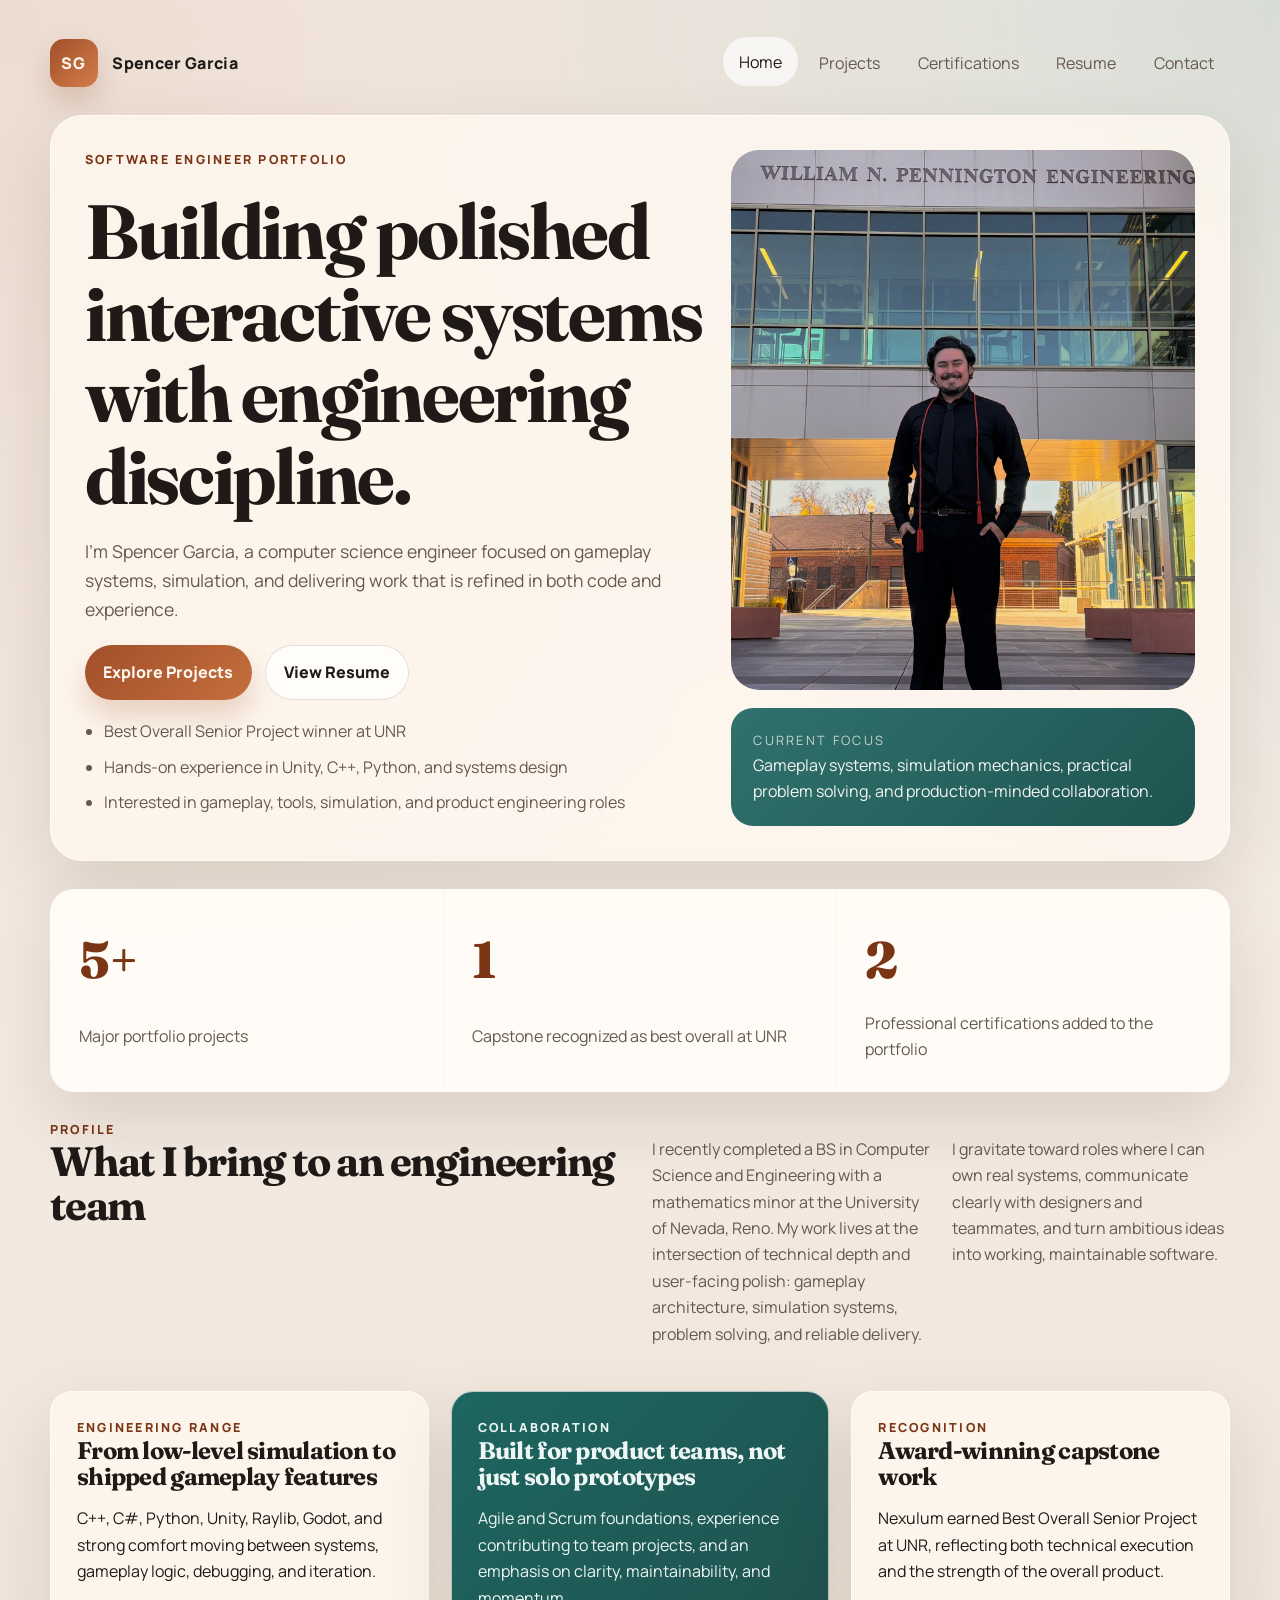
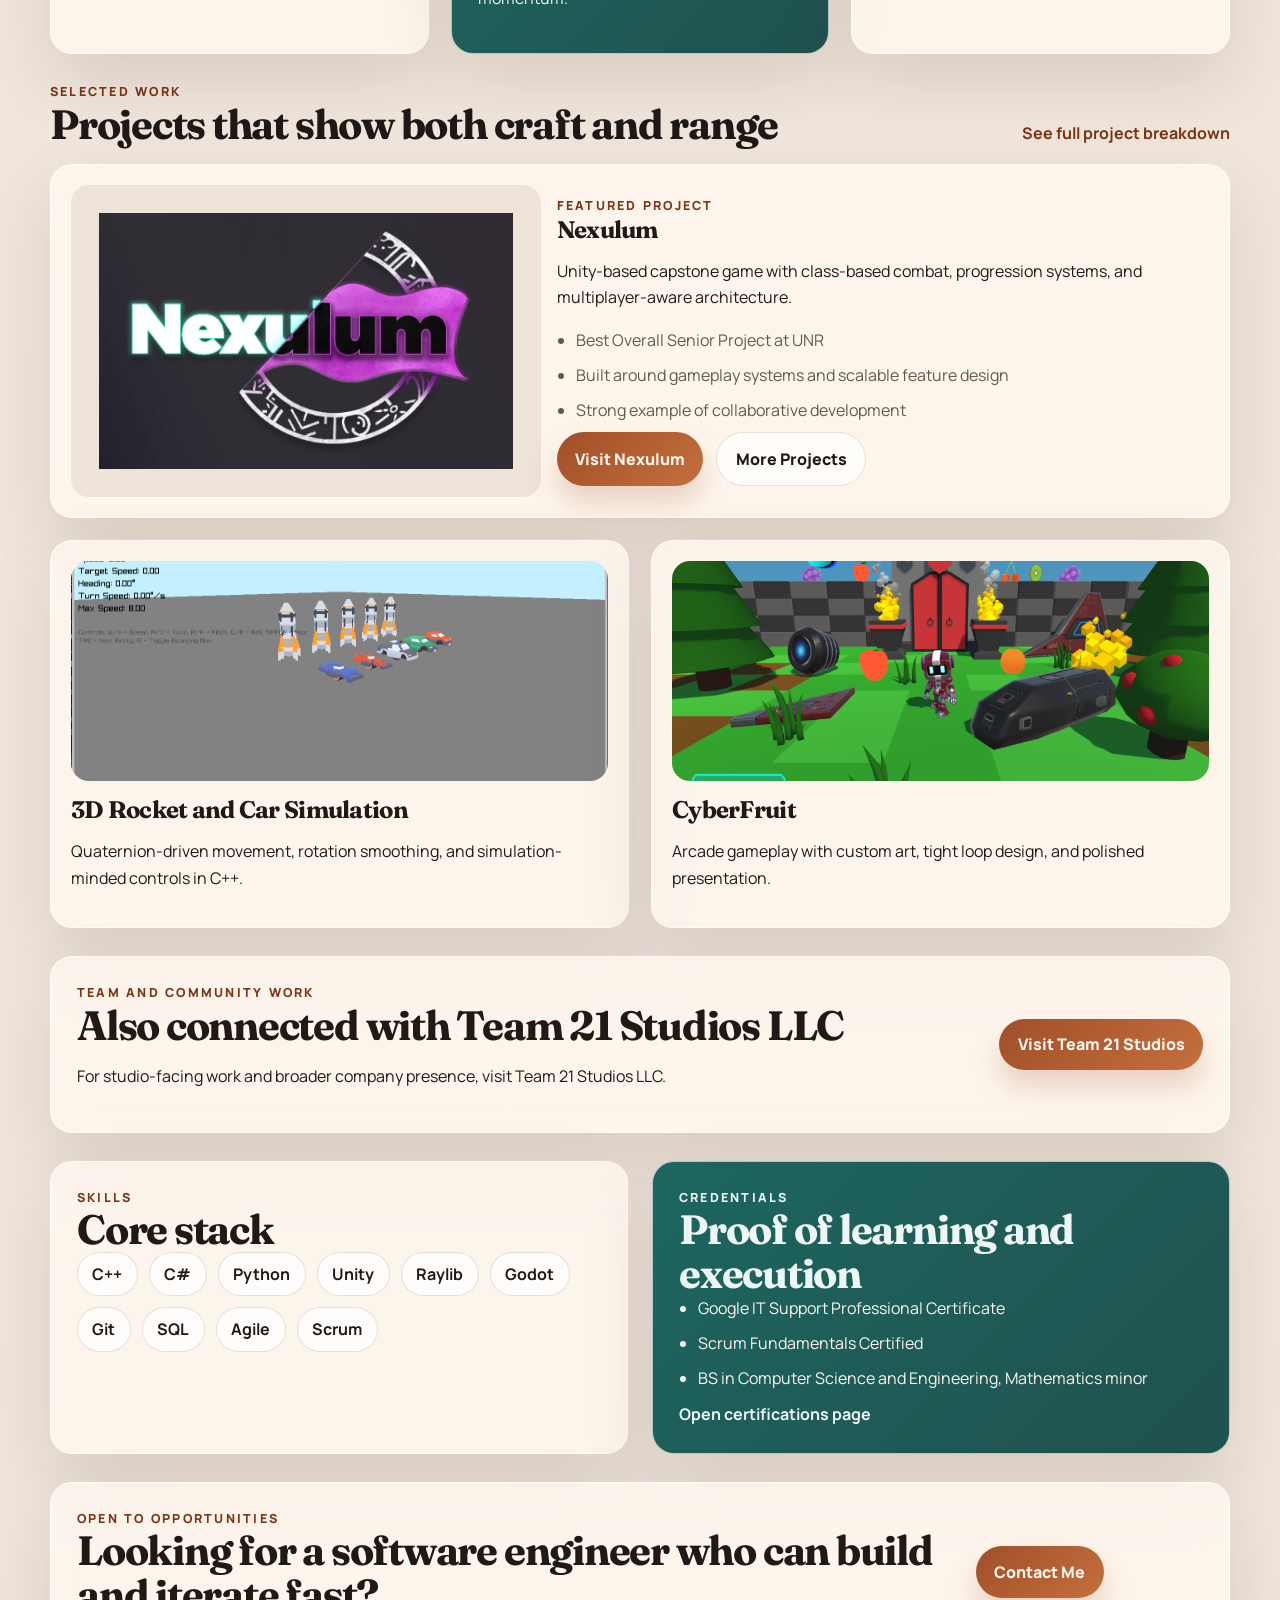
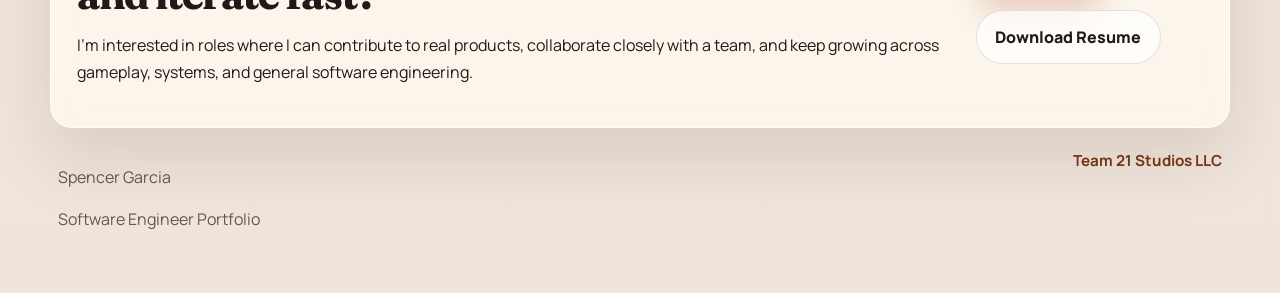
<file: index.html>
<!DOCTYPE html>
<html lang="en">
<head>
  <meta charset="UTF-8">
  <meta name="viewport" content="width=device-width, initial-scale=1">
  <title>Spencer Garcia | Software Engineer Portfolio</title>
  <meta name="description" content="Spencer Garcia is a software engineer focused on gameplay systems, simulation, and production-ready technical execution.">
  <link rel="stylesheet" href="style.css">
  <meta property="og:type" content="website">
  <meta property="og:title" content="Spencer Garcia | Software Engineer Portfolio">
  <meta property="og:description" content="Gameplay systems, simulation, and polished technical execution.">
  <meta property="og:image" content="images/self.jpeg">
  <meta property="og:url" content="https://spencer-garcia5683.github.io/">
  <meta name="twitter:card" content="summary_large_image">
  <meta name="twitter:title" content="Spencer Garcia | Software Engineer Portfolio">
  <meta name="twitter:description" content="Gameplay systems, simulation, and polished technical execution.">
  <meta name="twitter:image" content="images/self.jpeg">
  <link rel="icon" href="images/self.jpeg">
</head>
<body>
  <div class="site-shell">
    <header class="topbar">
      <a class="brand" href="index.html">
        <span class="brand-mark">SG</span>
        <span class="brand-text">Spencer Garcia</span>
      </a>
      <nav class="site-nav" aria-label="Primary navigation">
        <a href="index.html" aria-current="page">Home</a>
        <a href="projects.html">Projects</a>
        <a href="certifications.html">Certifications</a>
        <a href="resume.html">Resume</a>
        <a href="contact.html">Contact</a>
      </nav>
    </header>

    <main>
      <section class="hero hero-home">
        <div class="hero-copy">
          <p class="eyebrow">Software engineer portfolio</p>
          <h1>Building polished interactive systems with engineering discipline.</h1>
          <p class="lead">I’m Spencer Garcia, a computer science engineer focused on gameplay systems, simulation, and delivering work that is refined in both code and experience.</p>
          <div class="hero-ctas">
            <a class="btn btn-primary" href="projects.html">Explore Projects</a>
            <a class="btn btn-secondary" href="resume.html">View Resume</a>
          </div>
          <ul class="hero-points">
            <li>Best Overall Senior Project winner at UNR</li>
            <li>Hands-on experience in Unity, C++, Python, and systems design</li>
            <li>Interested in gameplay, tools, simulation, and product engineering roles</li>
          </ul>
        </div>
        <div class="hero-visual">
          <img class="hero-photo" src="images/self.jpeg" alt="Spencer Garcia standing outside the William N. Pennington Engineering building">
          <div class="hero-card">
            <p class="hero-card-label">Current focus</p>
            <p>Gameplay systems, simulation mechanics, practical problem solving, and production-minded collaboration.</p>
          </div>
        </div>
      </section>

      <section class="stats-band">
        <article>
          <span class="stat-value">5+</span>
          <span class="stat-label">Major portfolio projects</span>
        </article>
        <article>
          <span class="stat-value">1</span>
          <span class="stat-label">Capstone recognized as best overall at UNR</span>
        </article>
        <article>
          <span class="stat-value">2</span>
          <span class="stat-label">Professional certifications added to the portfolio</span>
        </article>
      </section>

      <section class="content-grid section-space">
        <div class="section-heading-block">
          <p class="eyebrow">Profile</p>
          <h2>What I bring to an engineering team</h2>
        </div>
        <div class="two-column-copy">
          <p>I recently completed a BS in Computer Science and Engineering with a mathematics minor at the University of Nevada, Reno. My work lives at the intersection of technical depth and user-facing polish: gameplay architecture, simulation systems, problem solving, and reliable delivery.</p>
          <p>I gravitate toward roles where I can own real systems, communicate clearly with designers and teammates, and turn ambitious ideas into working, maintainable software.</p>
        </div>
      </section>

      <section class="feature-grid section-space">
        <article class="feature-card">
          <p class="eyebrow">Engineering range</p>
          <h3>From low-level simulation to shipped gameplay features</h3>
          <p>C++, C#, Python, Unity, Raylib, Godot, and strong comfort moving between systems, gameplay logic, debugging, and iteration.</p>
        </article>
        <article class="feature-card accent-card">
          <p class="eyebrow">Collaboration</p>
          <h3>Built for product teams, not just solo prototypes</h3>
          <p>Agile and Scrum foundations, experience contributing to team projects, and an emphasis on clarity, maintainability, and momentum.</p>
        </article>
        <article class="feature-card">
          <p class="eyebrow">Recognition</p>
          <h3>Award-winning capstone work</h3>
          <p>Nexulum earned Best Overall Senior Project at UNR, reflecting both technical execution and the strength of the overall product.</p>
        </article>
      </section>

      <section class="section-space">
        <div class="section-heading-row">
          <div>
            <p class="eyebrow">Selected work</p>
            <h2>Projects that show both craft and range</h2>
          </div>
          <a class="text-link" href="projects.html">See full project breakdown</a>
        </div>
        <div class="project-showcase">
          <article class="showcase-card showcase-card-wide">
            <img src="images/NexulumLogo.png" alt="Nexulum logo" loading="lazy">
            <div>
              <p class="eyebrow">Featured project</p>
              <h3>Nexulum</h3>
              <p>Unity-based capstone game with class-based combat, progression systems, and multiplayer-aware architecture.</p>
              <ul class="detail-list">
                <li>Best Overall Senior Project at UNR</li>
                <li>Built around gameplay systems and scalable feature design</li>
                <li>Strong example of collaborative development</li>
              </ul>
              <div class="button-row">
                <a class="btn btn-primary" href="https://www.nexulum.com" target="_blank" rel="noopener">Visit Nexulum</a>
                <a class="btn btn-secondary" href="projects.html">More Projects</a>
              </div>
            </div>
          </article>
          <article class="showcase-card">
            <img src="images/raylib.PNG" alt="Rocket simulation screenshot" loading="lazy">
            <div>
              <h3>3D Rocket and Car Simulation</h3>
              <p>Quaternion-driven movement, rotation smoothing, and simulation-minded controls in C++.</p>
            </div>
          </article>
          <article class="showcase-card">
            <img src="images/cyberfruitImage.PNG" alt="CyberFruit game screenshot" loading="lazy">
            <div>
              <h3>CyberFruit</h3>
              <p>Arcade gameplay with custom art, tight loop design, and polished presentation.</p>
            </div>
          </article>
        </div>
      </section>

      <section class="section-space career-strip">
        <div>
          <p class="eyebrow">Team and community work</p>
          <h2>Also connected with Team 21 Studios LLC</h2>
          <p>For studio-facing work and broader company presence, visit Team 21 Studios LLC.</p>
        </div>
        <a class="btn btn-primary" href="https://team21studiosllc.com/" target="_blank" rel="noopener">Visit Team 21 Studios</a>
      </section>

      <section class="section-space split-panel">
        <div class="panel">
          <p class="eyebrow">Skills</p>
          <h2>Core stack</h2>
          <div class="chip-row">
            <span class="chip">C++</span>
            <span class="chip">C#</span>
            <span class="chip">Python</span>
            <span class="chip">Unity</span>
            <span class="chip">Raylib</span>
            <span class="chip">Godot</span>
            <span class="chip">Git</span>
            <span class="chip">SQL</span>
            <span class="chip">Agile</span>
            <span class="chip">Scrum</span>
          </div>
        </div>
        <div class="panel panel-contrast">
          <p class="eyebrow">Credentials</p>
          <h2>Proof of learning and execution</h2>
          <ul class="detail-list">
            <li>Google IT Support Professional Certificate</li>
            <li>Scrum Fundamentals Certified</li>
            <li>BS in Computer Science and Engineering, Mathematics minor</li>
          </ul>
          <a class="text-link" href="certifications.html">Open certifications page</a>
        </div>
      </section>

      <section class="section-space closing-cta">
        <div>
          <p class="eyebrow">Open to opportunities</p>
          <h2>Looking for a software engineer who can build and iterate fast?</h2>
          <p>I’m interested in roles where I can contribute to real products, collaborate closely with a team, and keep growing across gameplay, systems, and general software engineering.</p>
        </div>
        <div class="button-row">
          <a class="btn btn-primary" href="contact.html">Contact Me</a>
          <a class="btn btn-secondary" href="resume.pdf" target="_blank" rel="noopener">Download Resume</a>
        </div>
      </section>
    </main>

    <footer class="site-footer">
      <div>
        <p>Spencer Garcia</p>
        <p>Software Engineer Portfolio</p>
      </div>
      <div>
        <a class="text-link" href="https://team21studiosllc.com/" target="_blank" rel="noopener">Team 21 Studios LLC</a>
      </div>
    </footer>
  </div>
</body>
</html>
</file>
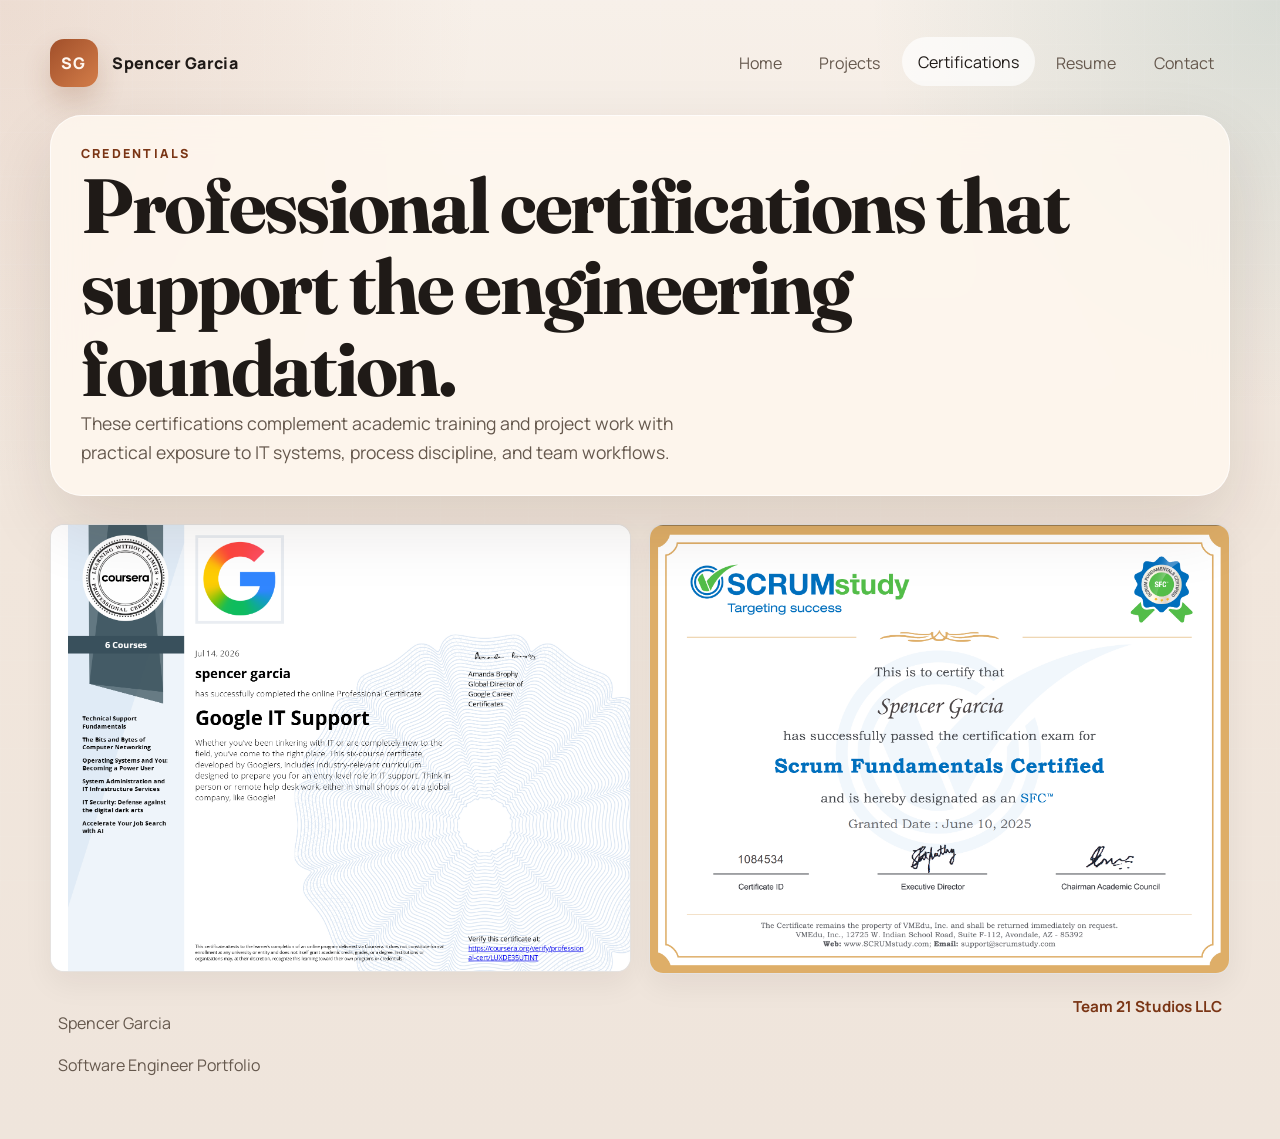
<file: certifications.html>
<!doctype html>
<html lang="en">
<head>
  <meta charset="utf-8">
  <meta name="viewport" content="width=device-width,initial-scale=1">
  <title>Certifications | Spencer Garcia</title>
  <link rel="stylesheet" href="style.css">
  <meta name="description" content="Professional certifications and technical foundations for Spencer Garcia.">
</head>
<body>
  <div class="site-shell">
    <header class="topbar">
      <a class="brand" href="index.html">
        <span class="brand-mark">SG</span>
        <span class="brand-text">Spencer Garcia</span>
      </a>
      <nav class="site-nav" aria-label="Primary navigation">
        <a href="index.html">Home</a>
        <a href="projects.html">Projects</a>
        <a href="certifications.html" aria-current="page">Certifications</a>
        <a href="resume.html">Resume</a>
        <a href="contact.html">Contact</a>
      </nav>
    </header>

    <main class="page-flow">
      <section class="page-hero compact-hero">
        <p class="eyebrow">Credentials</p>
        <h1>Professional certifications that support the engineering foundation.</h1>
        <p class="lead narrow-copy">These certifications complement academic training and project work with practical exposure to IT systems, process discipline, and team workflows.</p>
      </section>

      <section class="certification-layout">
          <section class="cert-grid">
            <a class="cert-thumb" href="images/google_IT_support.pdf" target="_blank" rel="noopener">
              <img src="images/googleCert.png" alt="Google IT Support certificate">
            </a>
            <a class="cert-thumb" href="images/ScrumFundamentalsCertified-SpencerGarcia-1084534 copy.pdf" target="_blank" rel="noopener">
              <img src="images/scrumCert.png" alt="Scrum Fundamentals certificate">
            </a>
          </section>
      </section>
    </main>

    <footer class="site-footer">
      <div>
        <p>Spencer Garcia</p>
        <p>Software Engineer Portfolio</p>
      </div>
      <div>
        <a class="text-link" href="https://team21studiosllc.com/" target="_blank" rel="noopener">Team 21 Studios LLC</a>
      </div>
    </footer>
  </div>
</body>
</html>
</file>
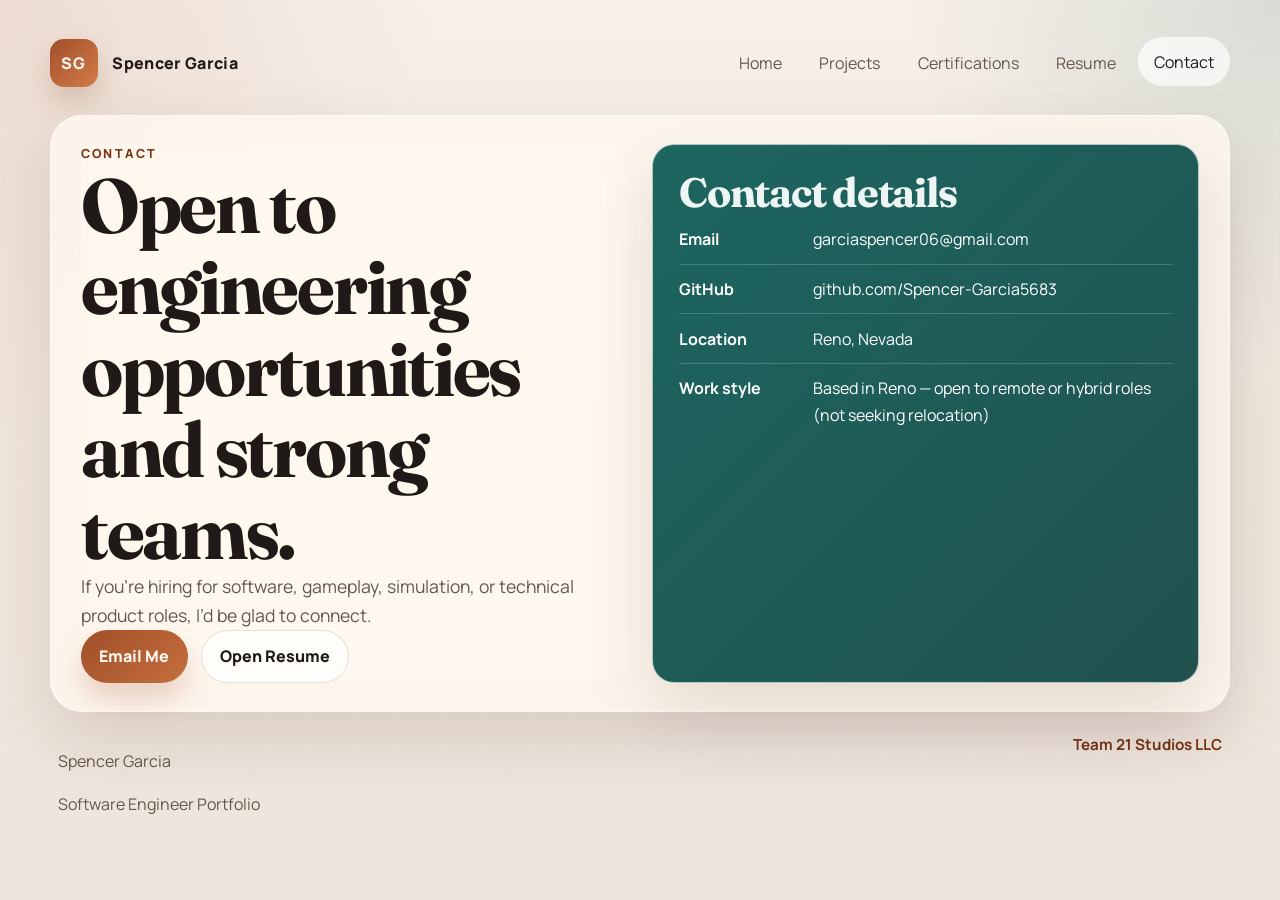
<file: contact.html>
<!doctype html>
<html lang="en">
<head>
  <meta charset="utf-8">
  <meta name="viewport" content="width=device-width,initial-scale=1">
  <title>Contact | Spencer Garcia</title>
  <link rel="stylesheet" href="style.css">
  <meta name="description" content="Contact Spencer Garcia for software engineering opportunities.">
</head>
<body>
  <div class="site-shell">
    <header class="topbar">
      <a class="brand" href="index.html">
        <span class="brand-mark">SG</span>
        <span class="brand-text">Spencer Garcia</span>
      </a>
      <nav class="site-nav" aria-label="Primary navigation">
        <a href="index.html">Home</a>
        <a href="projects.html">Projects</a>
        <a href="certifications.html">Certifications</a>
        <a href="resume.html">Resume</a>
        <a href="contact.html" aria-current="page">Contact</a>
      </nav>
    </header>

    <main class="page-flow">
      <section class="page-hero compact-hero split-panel contact-layout">
        <div class="panel panel-plain">
          <p class="eyebrow">Contact</p>
          <h1>Open to engineering opportunities and strong teams.</h1>
          <p class="lead">If you're hiring for software, gameplay, simulation, or technical product roles, I’d be glad to connect.</p>
          <div class="button-row">
            <a class="btn btn-primary" href="mailto:garciaspencer06@gmail.com">Email Me</a>
            <a class="btn btn-secondary" href="resume.pdf" target="_blank" rel="noopener">Open Resume</a>
          </div>
        </div>
        <div class="panel panel-contrast contact-panel">
          <h2>Contact details</h2>
          <ul class="contact-list">
            <li><strong>Email</strong><span><a href="mailto:garciaspencer06@gmail.com">garciaspencer06@gmail.com</a></span></li>
            <li><strong>GitHub</strong><span><a href="https://github.com/Spencer-Garcia5683" target="_blank" rel="noopener">github.com/Spencer-Garcia5683</a></span></li>
            <li><strong>Location</strong><span>Reno, Nevada</span></li>
            <li><strong>Work style</strong><span>Based in Reno — open to remote or hybrid roles (not seeking relocation)</span></li>
          </ul>
        </div>
      </section>
    </main>

    <footer class="site-footer">
      <div>
        <p>Spencer Garcia</p>
        <p>Software Engineer Portfolio</p>
      </div>
      <div>
        <a class="text-link" href="https://team21studiosllc.com/" target="_blank" rel="noopener">Team 21 Studios LLC</a>
      </div>
    </footer>
  </div>
</body>
</html>
</file>
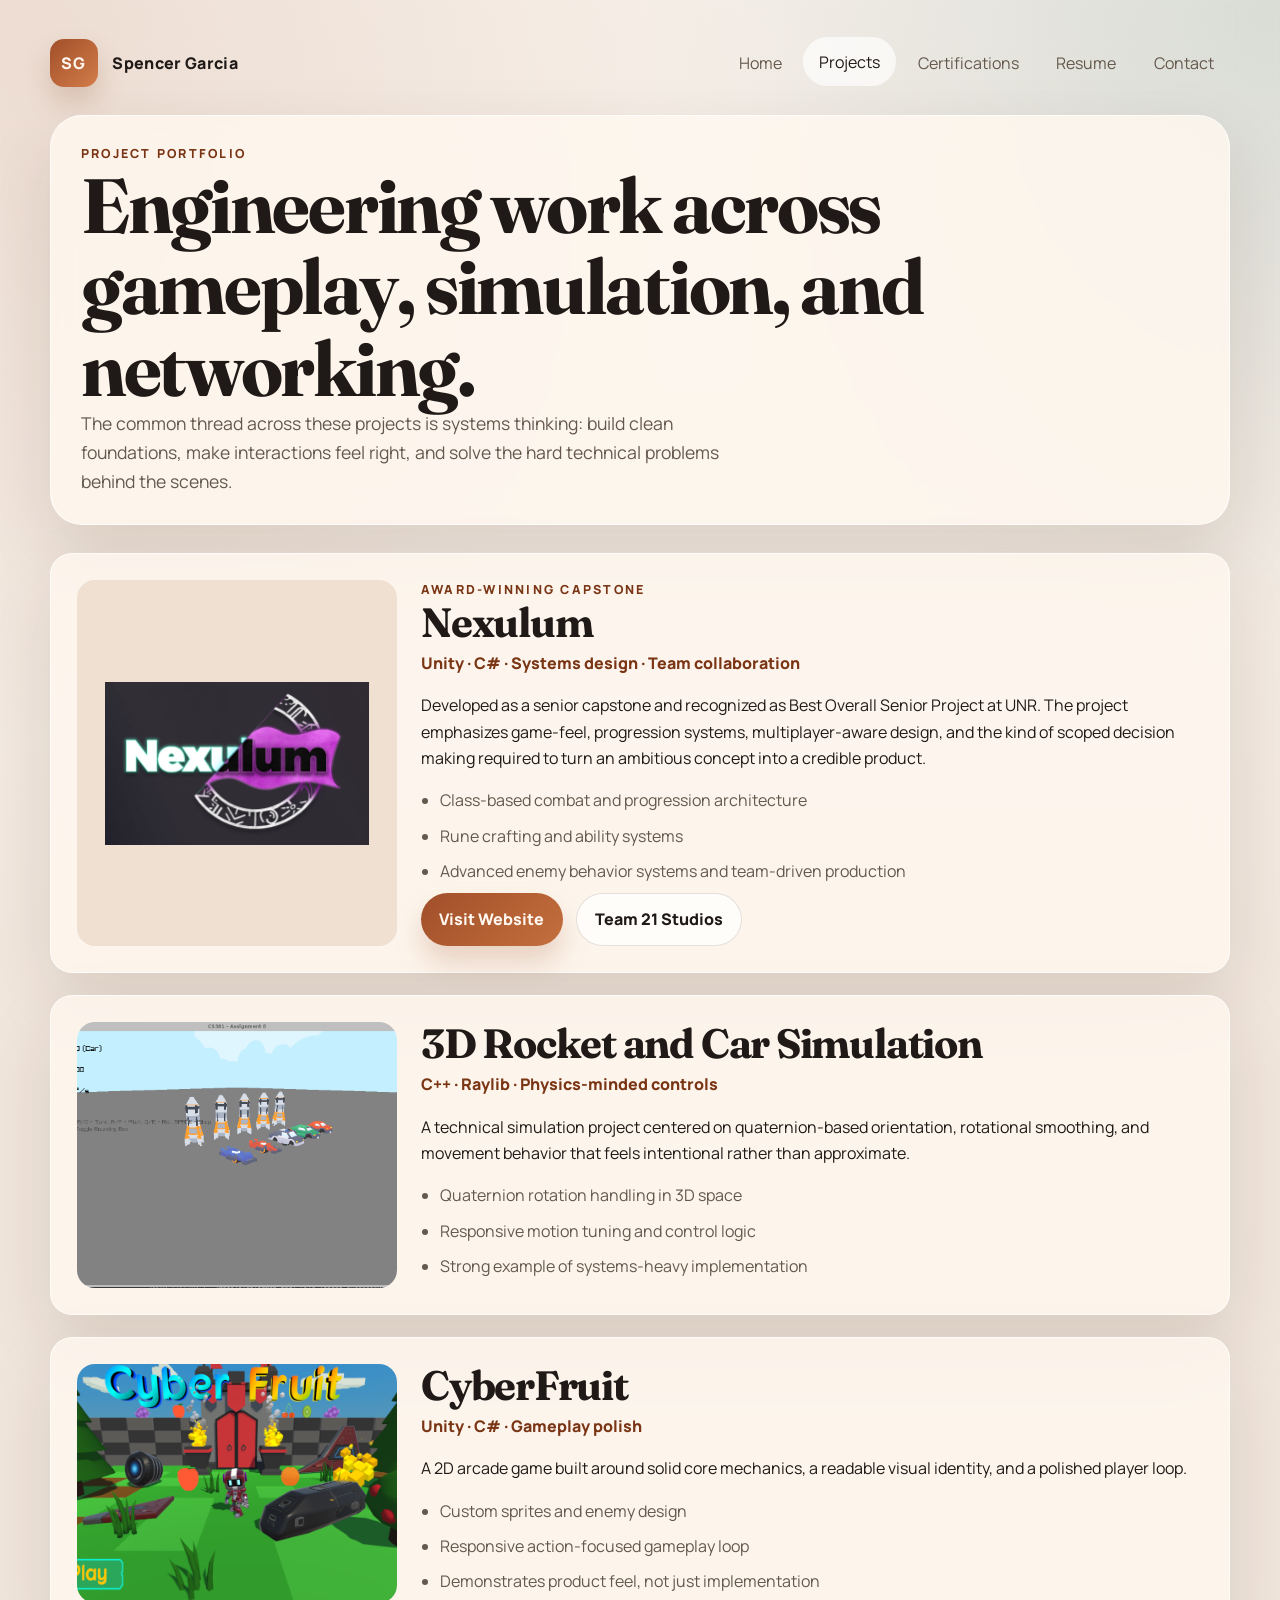
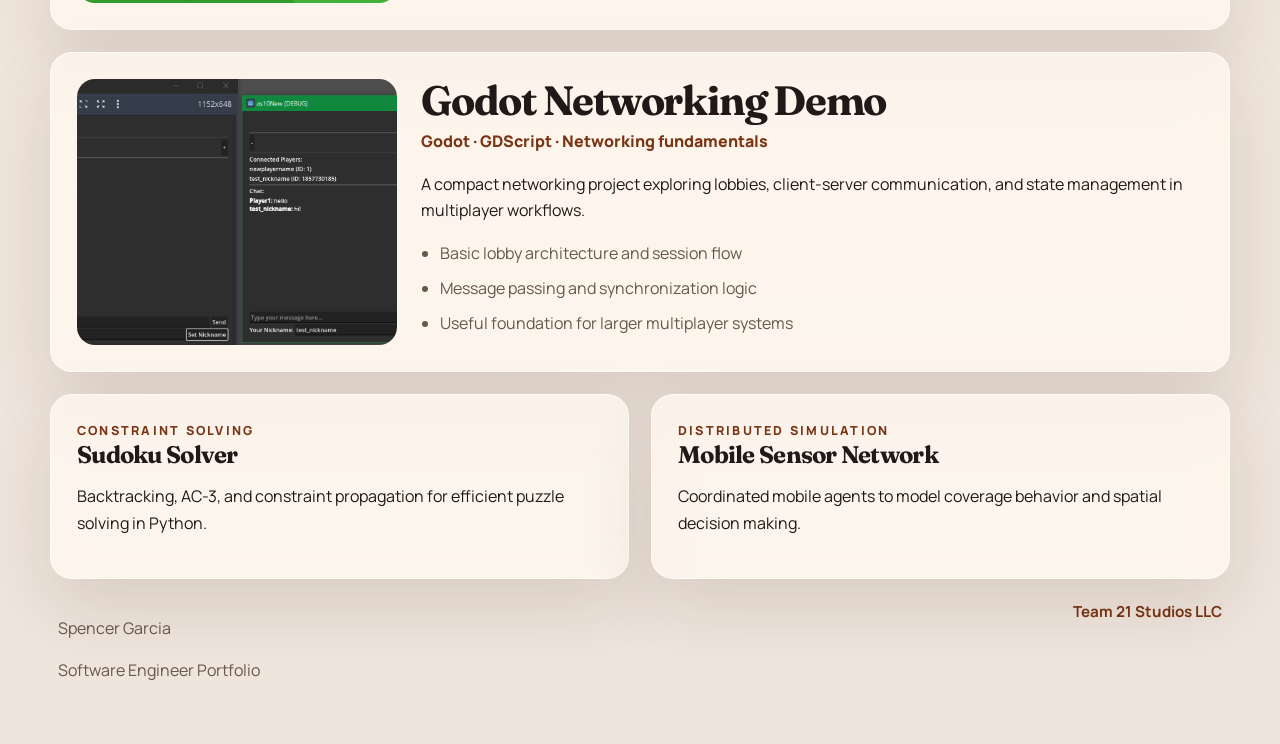
<file: projects.html>
<!doctype html>
<html lang="en">
<head>
  <meta charset="utf-8">
  <meta name="viewport" content="width=device-width,initial-scale=1">
  <title>Projects | Spencer Garcia</title>
  <link rel="stylesheet" href="style.css">
  <meta name="description" content="Selected software and game development projects by Spencer Garcia.">
</head>
<body>
  <div class="site-shell">
    <header class="topbar">
      <a class="brand" href="index.html">
        <span class="brand-mark">SG</span>
        <span class="brand-text">Spencer Garcia</span>
      </a>
      <nav class="site-nav" aria-label="Primary navigation">
        <a href="index.html">Home</a>
        <a href="projects.html" aria-current="page">Projects</a>
        <a href="certifications.html">Certifications</a>
        <a href="resume.html">Resume</a>
        <a href="contact.html">Contact</a>
      </nav>
    </header>

    <main class="page-flow">
      <section class="page-hero compact-hero">
        <p class="eyebrow">Project portfolio</p>
        <h1>Engineering work across gameplay, simulation, and networking.</h1>
        <p class="lead narrow-copy">The common thread across these projects is systems thinking: build clean foundations, make interactions feel right, and solve the hard technical problems behind the scenes.</p>
      </section>

      <section class="project-stack">
        <article class="project-panel project-panel-featured">
          <img src="images/NexulumLogo.png" alt="Nexulum logo" loading="lazy">
          <div>
            <p class="eyebrow">Award-winning capstone</p>
            <h2>Nexulum</h2>
            <p class="project-meta">Unity · C# · Systems design · Team collaboration</p>
            <p>Developed as a senior capstone and recognized as Best Overall Senior Project at UNR. The project emphasizes game-feel, progression systems, multiplayer-aware design, and the kind of scoped decision making required to turn an ambitious concept into a credible product.</p>
            <ul class="detail-list">
              <li>Class-based combat and progression architecture</li>
              <li>Rune crafting and ability systems</li>
              <li>Advanced enemy behavior systems and team-driven production</li>
            </ul>
            <div class="button-row">
              <a class="btn btn-primary" href="https://www.nexulum.com" target="_blank" rel="noopener">Visit Website</a>
              <a class="btn btn-secondary" href="https://team21studiosllc.com/" target="_blank" rel="noopener">Team 21 Studios</a>
            </div>
          </div>
        </article>

        <article class="project-panel">
          <img src="images/raylib.PNG" alt="Rocket simulation screenshot" loading="lazy">
          <div>
            <h2>3D Rocket and Car Simulation</h2>
            <p class="project-meta">C++ · Raylib · Physics-minded controls</p>
            <p>A technical simulation project centered on quaternion-based orientation, rotational smoothing, and movement behavior that feels intentional rather than approximate.</p>
            <ul class="detail-list">
              <li>Quaternion rotation handling in 3D space</li>
              <li>Responsive motion tuning and control logic</li>
              <li>Strong example of systems-heavy implementation</li>
            </ul>
          </div>
        </article>

        <article class="project-panel">
          <img src="images/cyberfruitImage.PNG" alt="CyberFruit screenshot" loading="lazy">
          <div>
            <h2>CyberFruit</h2>
            <p class="project-meta">Unity · C# · Gameplay polish</p>
            <p>A 2D arcade game built around solid core mechanics, a readable visual identity, and a polished player loop.</p>
            <ul class="detail-list">
              <li>Custom sprites and enemy design</li>
              <li>Responsive action-focused gameplay loop</li>
              <li>Demonstrates product feel, not just implementation</li>
            </ul>
          </div>
        </article>

        <article class="project-panel">
          <img src="images/godot.PNG" alt="Godot networking screenshot" loading="lazy">
          <div>
            <h2>Godot Networking Demo</h2>
            <p class="project-meta">Godot · GDScript · Networking fundamentals</p>
            <p>A compact networking project exploring lobbies, client-server communication, and state management in multiplayer workflows.</p>
            <ul class="detail-list">
              <li>Basic lobby architecture and session flow</li>
              <li>Message passing and synchronization logic</li>
              <li>Useful foundation for larger multiplayer systems</li>
            </ul>
          </div>
        </article>

        <section class="mini-grid">
          <article class="mini-card">
            <p class="eyebrow">Constraint solving</p>
            <h3>Sudoku Solver</h3>
            <p>Backtracking, AC-3, and constraint propagation for efficient puzzle solving in Python.</p>
          </article>
          <article class="mini-card">
            <p class="eyebrow">Distributed simulation</p>
            <h3>Mobile Sensor Network</h3>
            <p>Coordinated mobile agents to model coverage behavior and spatial decision making.</p>
          </article>
        </section>
      </section>
    </main>

    <footer class="site-footer">
      <div>
        <p>Spencer Garcia</p>
        <p>Software Engineer Portfolio</p>
      </div>
      <div>
        <a class="text-link" href="https://team21studiosllc.com/" target="_blank" rel="noopener">Team 21 Studios LLC</a>
      </div>
    </footer>
  </div>
</body>
</html>
</file>
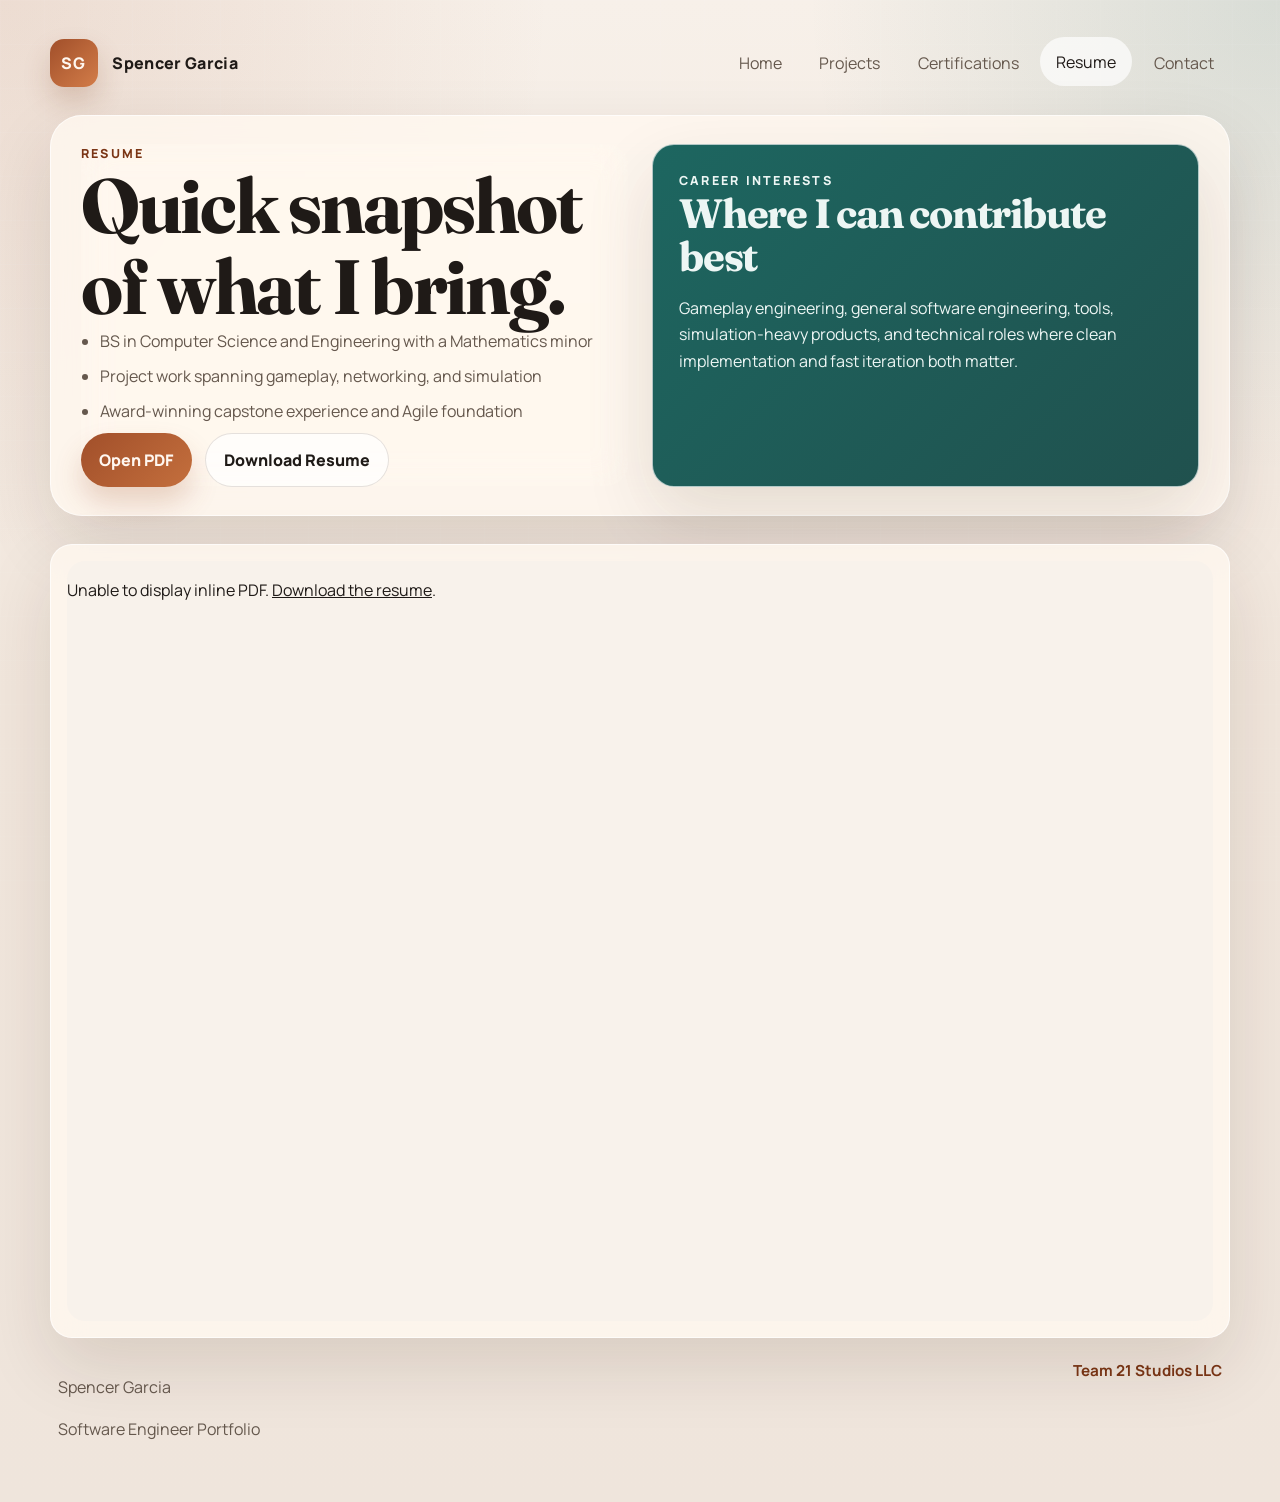
<file: resume.html>
<!doctype html>
<html lang="en">
<head>
  <meta charset="utf-8">
  <meta name="viewport" content="width=device-width,initial-scale=1">
  <title>Resume | Spencer Garcia</title>
  <link rel="stylesheet" href="style.css">
  <meta name="description" content="Resume, experience snapshot, and downloadable PDF for Spencer Garcia.">
</head>
<body>
  <div class="site-shell">
    <header class="topbar">
      <a class="brand" href="index.html">
        <span class="brand-mark">SG</span>
        <span class="brand-text">Spencer Garcia</span>
      </a>
      <nav class="site-nav" aria-label="Primary navigation">
        <a href="index.html">Home</a>
        <a href="projects.html">Projects</a>
        <a href="certifications.html">Certifications</a>
        <a href="resume.html" aria-current="page">Resume</a>
        <a href="contact.html">Contact</a>
      </nav>
    </header>

    <main class="page-flow">
      <section class="page-hero compact-hero split-panel resume-top">
        <div class="panel panel-plain">
          <p class="eyebrow">Resume</p>
          <h1>Quick snapshot of what I bring.</h1>
          <ul class="detail-list">
            <li>BS in Computer Science and Engineering with a Mathematics minor</li>
            <li>Project work spanning gameplay, networking, and simulation</li>
            <li>Award-winning capstone experience and Agile foundation</li>
          </ul>
          <div class="button-row">
            <a class="btn btn-primary" href="resume.pdf" target="_blank" rel="noopener">Open PDF</a>
            <a class="btn btn-secondary" href="resume.pdf" download>Download Resume</a>
          </div>
        </div>
        <div class="panel panel-contrast">
          <p class="eyebrow">Career interests</p>
          <h2>Where I can contribute best</h2>
          <p>Gameplay engineering, general software engineering, tools, simulation-heavy products, and technical roles where clean implementation and fast iteration both matter.</p>
        </div>
      </section>

      <section class="resume-frame section-space">
        <object data="resume.pdf" type="application/pdf" class="resume-embed" aria-label="Resume PDF">
          <p>Unable to display inline PDF. <a href="resume.pdf">Download the resume</a>.</p>
        </object>
      </section>
    </main>

    <footer class="site-footer">
      <div>
        <p>Spencer Garcia</p>
        <p>Software Engineer Portfolio</p>
      </div>
      <div>
        <a class="text-link" href="https://team21studiosllc.com/" target="_blank" rel="noopener">Team 21 Studios LLC</a>
      </div>
    </footer>
  </div>
</body>
</html>
</file>
<file: style.css>
@import url('https://fonts.googleapis.com/css2?family=Fraunces:opsz,wght@9..144,600;9..144,700&family=Manrope:wght@400;500;600;700;800&display=swap');

:root {
  --bg: #f4eee7;
  --surface: rgba(255, 248, 240, 0.82);
  --surface-strong: #fdf7f1;
  --ink: #1f1a17;
  --muted: #65584d;
  --line: rgba(53, 35, 20, 0.13);
  --accent: #a14f2a;
  --accent-deep: #7a3515;
  --accent-soft: #a35d29;
  --teal: #1f6662;
  --teal-soft: #d8ece8;
  --shadow: 0 28px 70px rgba(52, 28, 10, 0.12);
  --radius-xl: 32px;
  --radius-lg: 22px;
  --radius-md: 16px;
  --max: 1180px;
}

* {
  box-sizing: border-box;
}

html {
  scroll-behavior: smooth;
}

body {
  margin: 0;
  min-height: 100vh;
  color: var(--ink);
  font-family: 'Manrope', sans-serif;
  line-height: 1.65;
  background:
    radial-gradient(circle at top left, rgba(161, 79, 42, 0.12), transparent 28%),
    radial-gradient(circle at top right, rgba(31, 102, 98, 0.14), transparent 24%),
    linear-gradient(180deg, #f7f0e9 0%, #f1e6dc 46%, #efe5dc 100%);
}

body::before {
  content: '';
  position: fixed;
  inset: 0;
  background-image: linear-gradient(rgba(255, 255, 255, 0.3) 1px, transparent 1px), linear-gradient(90deg, rgba(255, 255, 255, 0.3) 1px, transparent 1px);
  background-size: 44px 44px;
  opacity: 0.18;
  pointer-events: none;
}

a {
  color: inherit;
}

img {
  display: block;
  max-width: 100%;
}

h1,
h2,
h3 {
  margin: 0;
  font-family: 'Fraunces', serif;
  font-weight: 700;
  line-height: 1.06;
  letter-spacing: -0.03em;
}

h1 {
  font-size: clamp(3.1rem, 6vw, 5.9rem);
}

h2 {
  font-size: clamp(2rem, 3.2vw, 3.2rem);
}

h3 {
  font-size: 1.5rem;
}

p,
li {
  font-size: 1rem;
}

ul {
  margin: 0;
  padding-left: 1.2rem;
}

.site-shell {
  width: min(calc(100% - 32px), var(--max));
  margin: 0 auto;
  padding: 20px 0 44px;
  position: relative;
  z-index: 1;
}

.topbar {
  display: flex;
  align-items: center;
  justify-content: space-between;
  gap: 1rem;
  padding: 18px 0 28px;
}

.brand {
  display: inline-flex;
  align-items: center;
  gap: 0.9rem;
  text-decoration: none;
}

.brand-mark {
  width: 48px;
  height: 48px;
  display: grid;
  place-items: center;
  border-radius: 14px;
  background: linear-gradient(135deg, #a14f2a 0%, #d37d49 100%);
  color: #fff7f0;
  font-weight: 800;
  letter-spacing: 0.08em;
  box-shadow: 0 14px 28px rgba(122, 53, 21, 0.2);
}

.brand-text {
  font-weight: 800;
  letter-spacing: 0.02em;
}

.site-nav {
  display: flex;
  flex-wrap: wrap;
  justify-content: flex-end;
  gap: 0.35rem;
}

.site-nav a {
  text-decoration: none;
  padding: 0.72rem 1rem;
  border-radius: 999px;
  color: var(--muted);
  transition: background-color 0.18s ease, color 0.18s ease, transform 0.18s ease;
}

.site-nav a:hover,
.site-nav a[aria-current='page'] {
  background: rgba(255, 255, 255, 0.68);
  color: var(--ink);
  transform: translateY(-1px);
}

.page-flow,
main {
  display: grid;
  gap: 28px;
}

.hero,
.page-hero,
.stats-band,
.feature-card,
.showcase-card,
.panel,
.project-panel,
.mini-card,
.credential-card,
.closing-cta,
.career-strip,
.resume-frame {
  background: var(--surface);
  border: 1px solid rgba(255, 255, 255, 0.66);
  box-shadow: var(--shadow);
  backdrop-filter: blur(16px);
}

.hero-home {
  display: grid;
  grid-template-columns: minmax(0, 1.2fr) minmax(360px, 0.9fr);
  gap: 28px;
  padding: 34px;
  border-radius: var(--radius-xl);
}

.hero-copy,
.hero-visual {
  display: grid;
  gap: 18px;
}

.eyebrow {
  margin: 0;
  color: var(--accent-deep);
  font-size: 0.78rem;
  font-weight: 800;
  letter-spacing: 0.18em;
  text-transform: uppercase;
}

.lead {
  margin: 0;
  max-width: 62ch;
  font-size: 1.1rem;
  color: var(--muted);
}

.hero-points,
.detail-list,
.contact-list {
  color: var(--muted);
}

/* Ensure lists are readable on dark/accent panels (apply to list items only) */
.hero-card .hero-points li,
.hero-card .detail-list li,
.hero-card .contact-list li,
.panel-contrast .hero-points li,
.panel-contrast .detail-list li,
.panel-contrast .contact-list li,
.accent-card .hero-points li,
.accent-card .detail-list li,
.accent-card .contact-list li {
  color: var(--surface-strong) !important;
}

/* Restore accent numbers in the stats band if they were overridden */
.stats-band .stat-value {
  color: var(--accent-deep) !important;
}

.hero-points li,
.detail-list li {
  margin-bottom: 0.55rem;
}

.hero-visual {
  align-content: start;
}

.hero-photo {
  width: 100%;
  min-height: 540px;
  object-fit: cover;
  object-position: center top;
  border-radius: 28px;
}

.hero-card {
  padding: 22px;
  border-radius: var(--radius-lg);
  background: linear-gradient(135deg, rgba(31, 102, 98, 0.92) 0%, rgba(21, 77, 73, 0.96) 100%);
  color: #f3f5f4;
}

.hero-card p {
  margin: 0;
}

.hero-card-label {
  margin-bottom: 0.5rem;
  font-size: 0.8rem;
  letter-spacing: 0.18em;
  text-transform: uppercase;
  opacity: 0.76;
}

.button-row,
.hero-ctas,
.resume-actions {
  display: flex;
  flex-wrap: wrap;
  gap: 0.8rem;
}

.btn {
  display: inline-flex;
  align-items: center;
  justify-content: center;
  min-height: 48px;
  padding: 0.78rem 1.15rem;
  border-radius: 999px;
  text-decoration: none;
  font-weight: 800;
  transition: transform 0.18s ease, box-shadow 0.18s ease, background-color 0.18s ease, color 0.18s ease;
}

.btn:hover {
  transform: translateY(-2px);
  text-decoration: none;
}

.btn-primary {
  background: linear-gradient(135deg, #a14f2a 0%, #c46f3d 100%);
  color: #fff7f0;
  box-shadow: 0 16px 28px rgba(161, 79, 42, 0.22);
}

.btn-secondary {
  background: rgba(255, 255, 255, 0.7);
  color: var(--ink);
  border: 1px solid var(--line);
}

.text-link {
  color: var(--accent-deep);
  font-weight: 700;
  text-decoration: none;
}

.text-link:hover {
  text-decoration: underline;
}

/* Improve link contrast for contact panel and footer */
.panel-contrast a,
.contact-panel a {
  color: #fff7f0;
  font-weight: 700;
}

.site-footer {
  display: flex;
  justify-content: space-between;
  gap: 1rem;
  padding: 20px 8px 0;
  color: var(--muted);
  font-size: 0.95rem;
}

.site-footer a {
  color: var(--accent-deep);
  font-weight: 700;
  text-decoration: none;
}

.site-footer a:hover {
  text-decoration: underline;
}

.stats-band {
  display: grid;
  grid-template-columns: repeat(3, minmax(0, 1fr));
  gap: 1px;
  overflow: hidden;
  border-radius: 24px;
}

.stats-band article {
  display: grid;
  gap: 0.45rem;
  padding: 28px;
  background: rgba(255, 252, 248, 0.88);
}

.stat-value {
  font-family: 'Fraunces', serif;
  font-size: clamp(2rem, 4vw, 3.4rem);
  color: var(--accent-deep);
}

.stat-label {
  color: var(--muted);
}

.section-space {
  display: grid;
  gap: 18px;
}

.content-grid,
.split-panel {
  display: grid;
  grid-template-columns: repeat(2, minmax(0, 1fr));
  gap: 24px;
}

.section-heading-row {
  display: flex;
  align-items: end;
  justify-content: space-between;
  gap: 1rem;
}

.two-column-copy {
  display: grid;
  grid-template-columns: repeat(2, minmax(0, 1fr));
  gap: 22px;
  color: var(--muted);
}

.feature-grid {
  display: grid;
  grid-template-columns: repeat(3, minmax(0, 1fr));
  gap: 22px;
}

.feature-card,
.panel,
.credential-card,
.mini-card,
.closing-cta,
.career-strip,
.project-panel,
.resume-frame {
  padding: 26px;
  border-radius: var(--radius-lg);
}

.accent-card,
.panel-contrast {
  background: linear-gradient(135deg, #1d6660 0%, #20514e 100%);
  color: #edf6f4;
}

.accent-card .eyebrow,
.panel-contrast .eyebrow,
.panel-contrast p,
.panel-contrast li,
.panel-contrast a,
.panel-contrast h2 {
  color: inherit;
}

.project-showcase {
  display: grid;
  grid-template-columns: repeat(2, minmax(0, 1fr));
  gap: 22px;
}

.showcase-card {
  display: grid;
  gap: 16px;
  padding: 20px;
  border-radius: var(--radius-lg);
}

.showcase-card img {
  width: 100%;
  height: 220px;
  object-fit: cover;
  border-radius: 18px;
  background: #ede3d8;
}

.showcase-card-wide {
  grid-column: span 2;
  grid-template-columns: minmax(240px, 0.72fr) minmax(0, 1fr);
  align-items: center;
}

.showcase-card-wide img {
  height: 100%;
  min-height: 260px;
  object-fit: contain;
  padding: 28px;
}

.career-strip,
.closing-cta {
  display: flex;
  align-items: center;
  justify-content: space-between;
  gap: 1.2rem;
}

.chip-row {
  display: flex;
  flex-wrap: wrap;
  gap: 0.7rem;
}

.chip {
  display: inline-flex;
  align-items: center;
  min-height: 40px;
  padding: 0.5rem 0.9rem;
  border-radius: 999px;
  background: rgba(255, 255, 255, 0.72);
  border: 1px solid var(--line);
  font-weight: 700;
}

.page-hero.compact-hero {
  padding: 28px 30px;
  border-radius: var(--radius-xl);
}

.narrow-copy {
  max-width: 60ch;
}

.project-stack,
.certification-layout {
  display: grid;
  gap: 22px;
}

.project-panel {
  display: grid;
  grid-template-columns: minmax(240px, 320px) minmax(0, 1fr);
  gap: 24px;
  align-items: center;
}

.project-panel img {
  width: 100%;
  height: 100%;
  min-height: 230px;
  border-radius: 18px;
  object-fit: cover;
  background: #efe0d1;
}

.project-panel-featured img {
  object-fit: contain;
  padding: 28px;
}

.project-meta {
  margin: 0.35rem 0 0.85rem;
  color: var(--accent-deep);
  font-weight: 800;
}

.mini-grid {
  display: grid;
  grid-template-columns: repeat(2, minmax(0, 1fr));
  gap: 22px;
}

.credential-card {
  display: grid;
  gap: 0.95rem;
}

.cert-grid {
  display: grid;
  grid-template-columns: repeat(auto-fit, minmax(220px, 1fr));
  gap: 18px;
  align-items: start;
}

.cert-thumb {
  display: block;
  border-radius: 14px;
  overflow: hidden;
  border: 1px solid var(--line);
  background: #fff;
  box-shadow: 0 12px 30px rgba(37, 21, 12, 0.06);
}

.cert-thumb img { display:block; width:100%; height:auto; }

.resume-top {
  align-items: stretch;
}

.panel-plain {
  background: transparent;
  box-shadow: none;
  border: none;
  padding: 0;
}

.resume-frame {
  padding: 16px;
}

.resume-embed {
  width: 100%;
  height: 760px;
  border: none;
  border-radius: 18px;
  background: #f8f2eb;
}

.contact-list {
  list-style: none;
  padding: 0;
}

.contact-list li {
  display: grid;
  grid-template-columns: 120px 1fr;
  gap: 0.9rem;
  padding: 0.7rem 0;
  border-bottom: 1px solid rgba(255, 255, 255, 0.18);
}

.contact-list li:last-child {
  border-bottom: none;
}

.contact-panel .contact-list,
.contact-panel .contact-list li,
.contact-panel .contact-list strong,
.contact-panel .contact-list span {
  color: #ffffff !important;
}

/* Ensure high-contrast, readable links inside the contact panel */
.panel-contrast.contact-panel a,
.contact-panel a {
  color: #ffffff !important;
  font-weight: 400 !important;
  text-decoration: none;
}

.contact-panel a:hover,
.panel-contrast.contact-panel a:hover {
  text-decoration: underline;
}

/* Force all link states inside the contact panel to white for maximum contrast */
.panel.panel-contrast.contact-panel a:link,
.panel.panel-contrast.contact-panel a:visited,
.panel.panel-contrast.contact-panel a:hover,
.panel.panel-contrast.contact-panel a:active,
.contact-panel a:link,
.contact-panel a:visited,
.contact-panel a:hover,
.contact-panel a:active {
  color: #ffffff !important;
}

/* Ensure contact list values are left-aligned in the second column */
.contact-list li > span {
  justify-self: start;
}


.site-footer {
  display: flex;
  justify-content: space-between;
  gap: 1rem;
  padding: 20px 8px 0;
  color: var(--muted);
  font-size: 0.95rem;
}

@media (max-width: 1040px) {
  .hero-home,
  .content-grid,
  .split-panel,
  .project-panel,
  .showcase-card-wide,
  .two-column-copy {
    grid-template-columns: 1fr;
  }

  .feature-grid,
  .project-showcase,
  .stats-band,
  .mini-grid {
    grid-template-columns: 1fr;
  }

  .showcase-card-wide {
    grid-column: span 1;
  }

  .career-strip,
  .closing-cta,
  .section-heading-row,
  .topbar {
    flex-direction: column;
    align-items: flex-start;
  }

  .site-nav {
    justify-content: flex-start;
  }
}

@media (max-width: 720px) {
  .site-shell {
    width: min(calc(100% - 20px), var(--max));
    padding-top: 10px;
  }

  .hero-home,
  .page-hero.compact-hero,
  .feature-card,
  .panel,
  .project-panel,
  .mini-card,
  .credential-card,
  .career-strip,
  .closing-cta,
  .resume-frame,
  .showcase-card,
  .stats-band article {
    padding: 20px;
  }

  .hero-photo {
    min-height: 360px;
  }

  .contact-list li {
    grid-template-columns: 1fr;
  }

  .site-footer {
    flex-direction: column;
  }
}

/* Force-clear the stats band numbers if any other rule is dimming them */
.stats-band article > .stat-value,
.stats-band article .stat-value {
  color: var(--accent-deep) !important;
  opacity: 1 !important;
  mix-blend-mode: normal !important;
  font-weight: 800;
}
</file>
